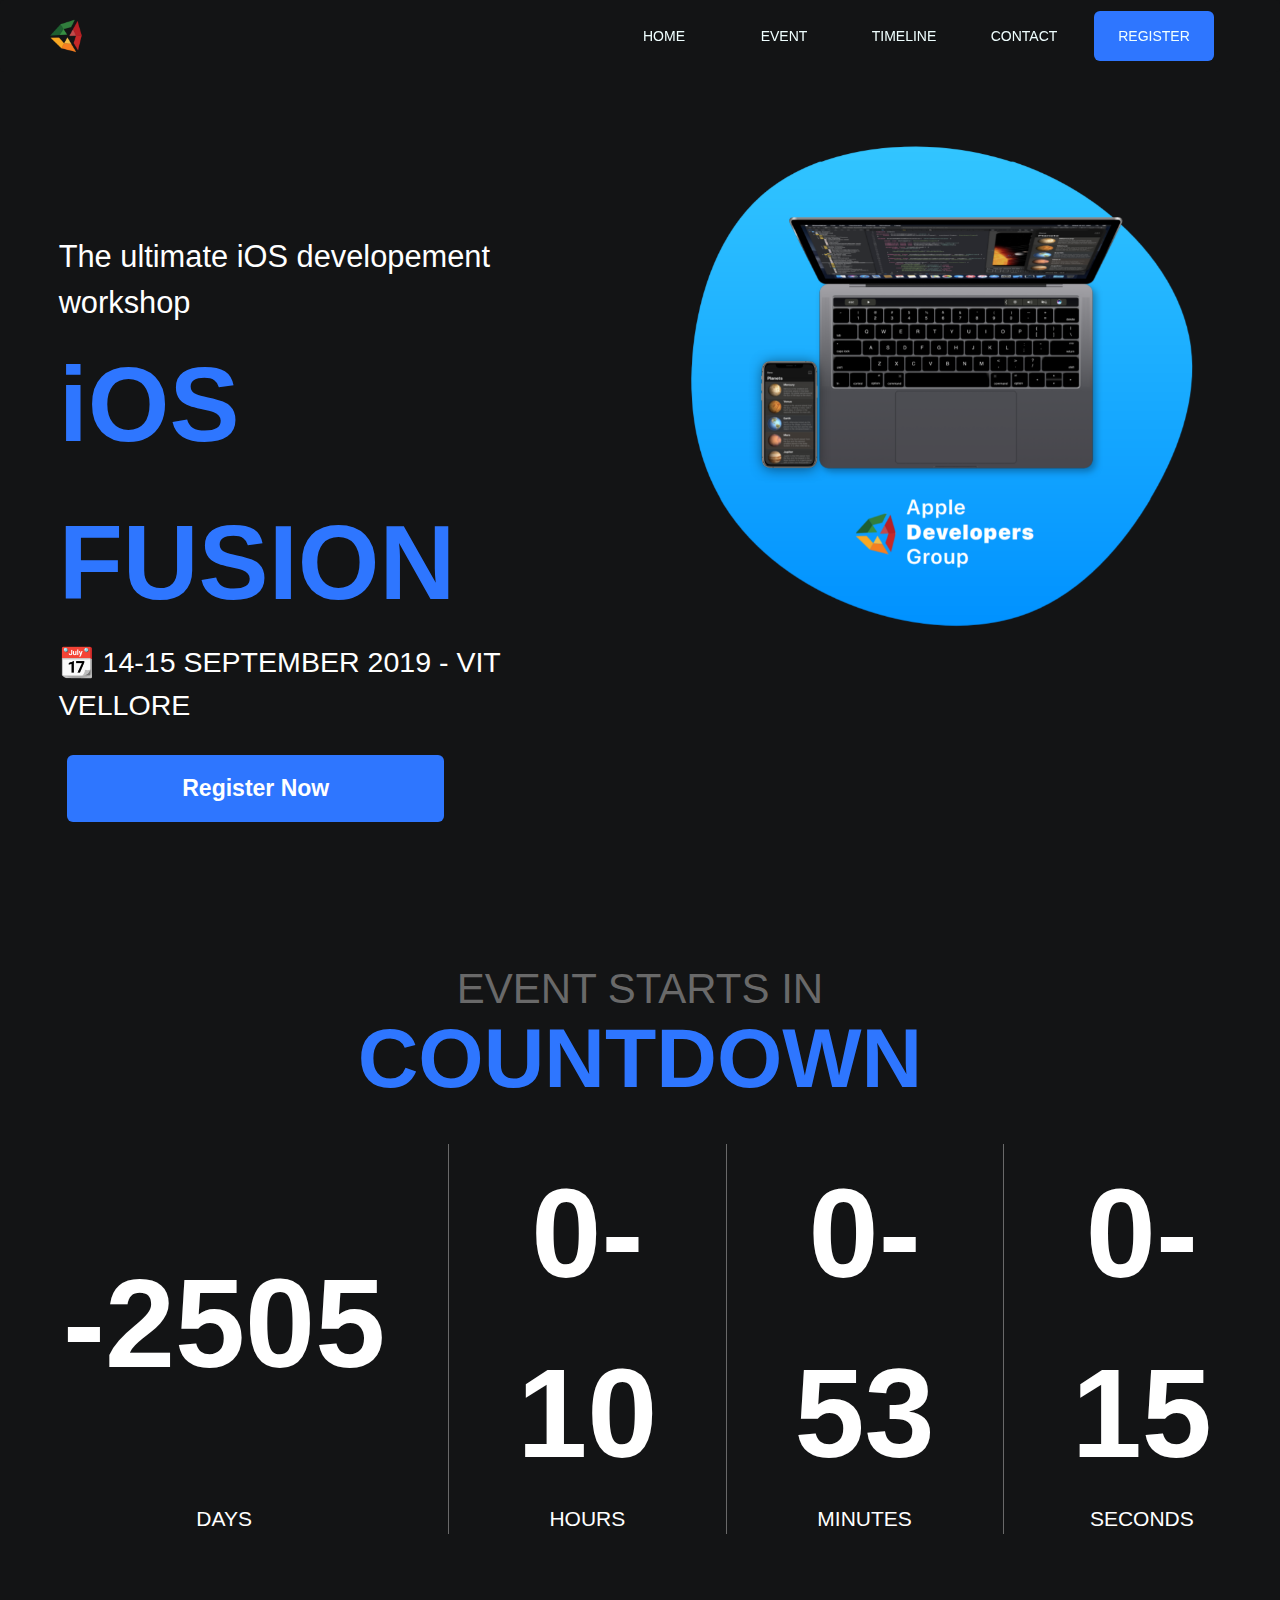
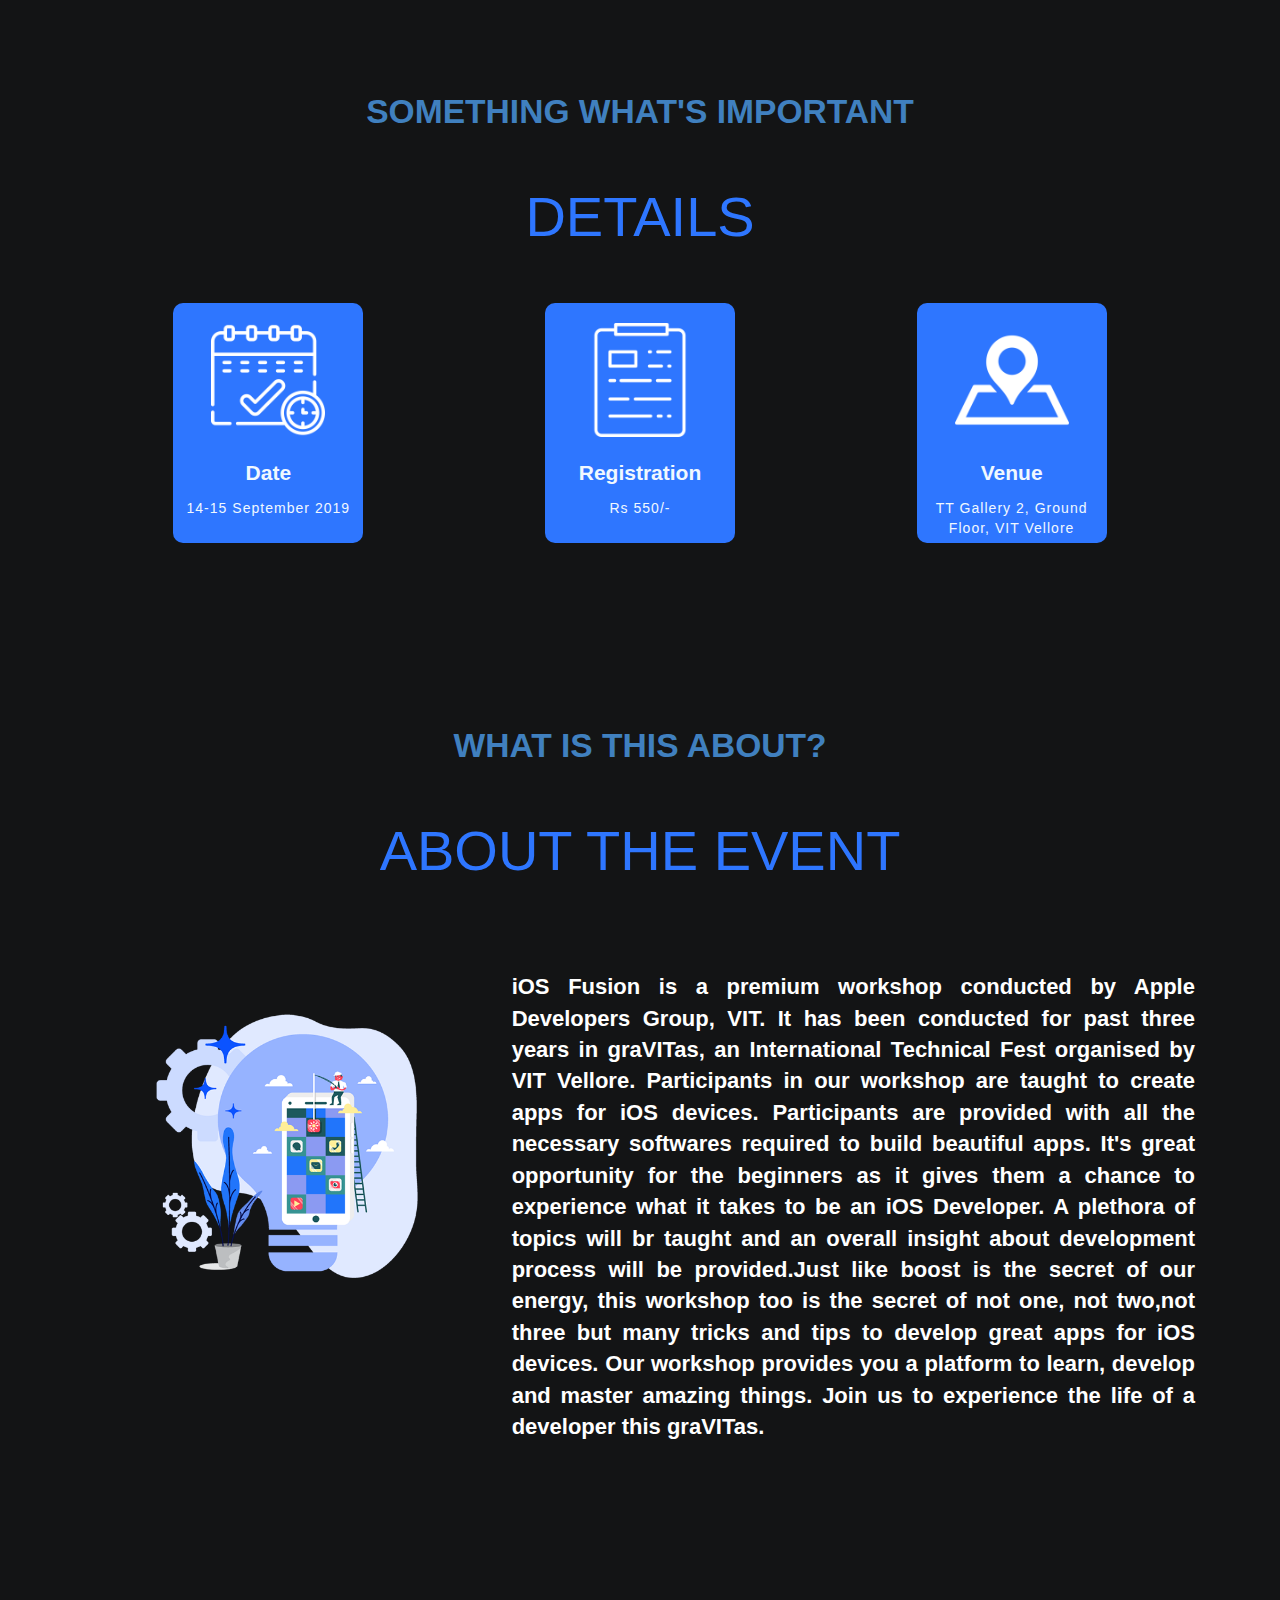
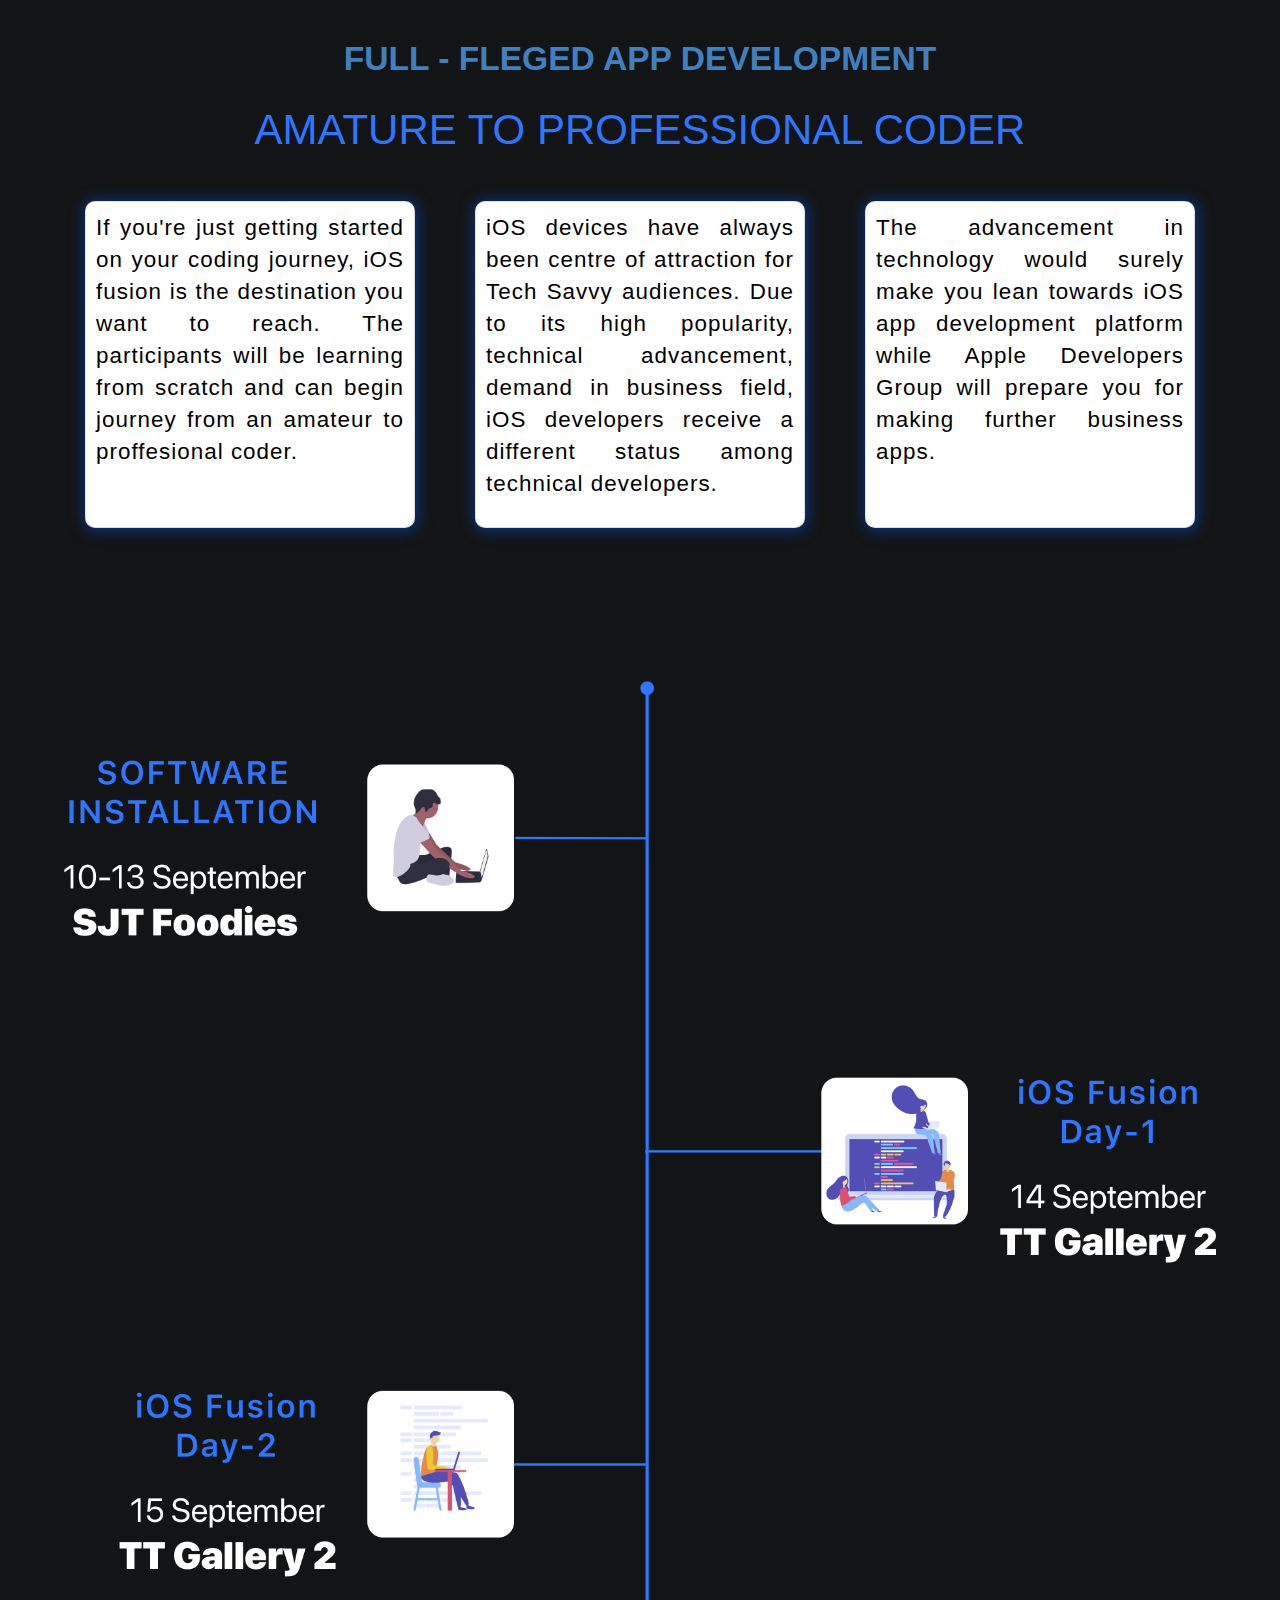
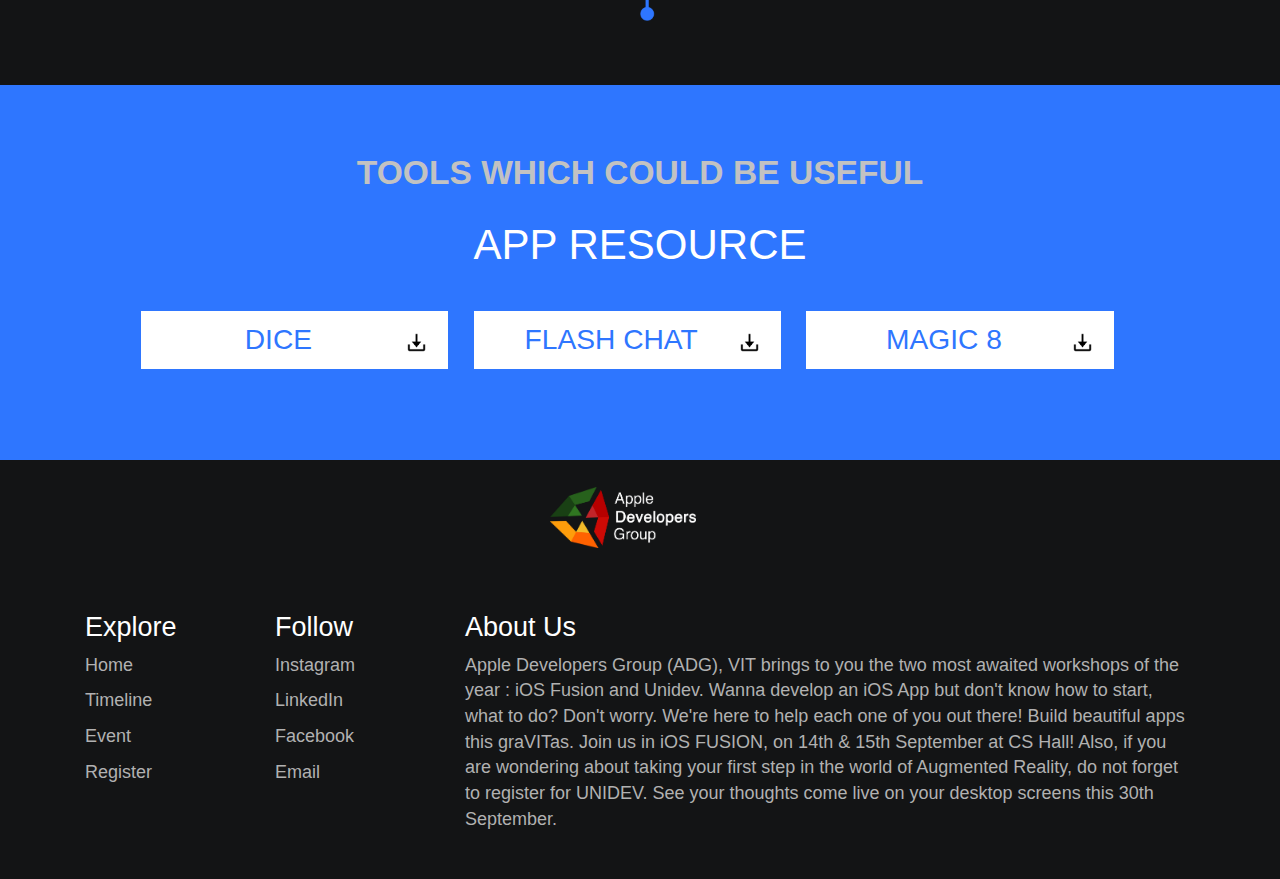
<file: index.html>
<!DOCTYPE html>
<html lang="en">
<head>
    <meta charset="UTF-8">
    <meta http-equiv="X-UA-Compatible" content="ie=edge">
    <title>iOS Fusion</title>
    <link rel = "icon" type = "image/png" href = "assets/ADG_logo_hr.png">
    <link rel = "apple-touch-icon" type = "image/png" href = "assets/ADG_logo_hr.png"/>
    <link rel="stylesheet" type="text/css" href="style.css">
    <link href="https://stackpath.bootstrapcdn.com/bootstrap/4.3.1/js/bootstrap.min.js" rel="stylesheet">
    <link rel="stylesheet" href="https://maxcdn.bootstrapcdn.com/bootstrap/4.0.0/css/bootstrap.min.css" integrity="sha384-Gn5384xqQ1aoWXA+058RXPxPg6fy4IWvTNh0E263XmFcJlSAwiGgFAW/dAiS6JXm" crossorigin="anonymous">
    <script src="https://code.jquery.com/jquery-3.2.1.slim.min.js" integrity="sha384-KJ3o2DKtIkvYIK3UENzmM7KCkRr/rE9/Qpg6aAZGJwFDMVNA/GpGFF93hXpG5KkN" crossorigin="anonymous"></script>
   <script src="https://cdnjs.cloudflare.com/ajax/libs/popper.js/1.12.9/umd/popper.min.js" integrity="sha384-ApNbgh9B+Y1QKtv3Rn7W3mgPxhU9K/ScQsAP7hUibX39j7fakFPskvXusvfa0b4Q" crossorigin="anonymous"></script>
   <script src="https://maxcdn.bootstrapcdn.com/bootstrap/4.0.0/js/bootstrap.min.js" integrity="sha384-JZR6Spejh4U02d8jOt6vLEHfe/JQGiRRSQQxSfFWpi1MquVdAyjUar5+76PVCmYl" crossorigin="anonymous"></script>
    <link rel="stylesheet" href="https://maxcdn.bootstrapcdn.com/bootstrap/3.4.0/css/bootstrap.min.css">
</head>

<body class="bg" onscroll="scrollBody()">
        
         <div class="sticky-top" >
         <nav class="navbar navbar-expand-sm navbar-dark" id="navbar">
            <a class="navbar-brand" href="#"><img src="./assets/unnamed.png" id="img"></a>
            <button class="navbar-toggler" type="button" data-toggle="collapse" data-target="#navbarSupportedContent" aria-controls="navbarSupportedContent" aria-expanded="false" aria-label="Toggle navigation">
                <span class="navbar-toggler-icon"></span>
            </button>
        
            <div class="collapse navbar-collapse" id="navbarSupportedContent">
                <ul class="navbar-nav">
    
                <li class="nav-item">
                        <a class="nav-link" href="#home">HOME</a>
                    </li>
                <li class="nav-item">
                    <a class="nav-link" href="#event">EVENT</a>
                </li>
                <li class="nav-item">
                        <a class="nav-link" href="#timeline">TIMELINE</a>
                    </li>
                <li class="nav-item">
                            <a class="nav-link" href="#contact">CONTACT</a>
                </li>
                        
                <li class="nav-item">
                            <a class="nav-link reg" href="https://vit.ac.in/gravitas/events.html" target="_blank">REGISTER </a>
                        </li>
               
                </ul>
            </div>
            </nav>
          </div>
       


    </div>
    <!--iosfusion title and laptop image-->
       <br><br>
   
     <div class="row topSec" id="home" >
            <div class="col-lg-6  order-lg-2">
                
                    <img class="imglp" src="assets/Capture.PNG" alt="" >
            </div>
                <div class=" col-lg-6 order-lg-1 " style="margin-bottom: 3%;margin-top: 3%">
                        
                    <section class="seclp" >
                   
                            <h6  class="wordsh6u" > The ultimate iOS developement workshop </h6>
                            <h1   class="wordsh1"  >iOS FUSION</h1>
                            <h6  class="wordsh6d"  >📆 14-15 SEPTEMBER 2019 - VIT VELLORE </h6>
                           <form>
                               <input type="button" class="RButton" value="Register Now" onclick="window.location.href='https:\/\/vit.ac.in/gravitas/events.html'" />
                            </form>
                    </section>
                </div>
       </div>
    <br><br>
    <!--Countdown-->
    
    <h4 class="h4s" > EVENT STARTS IN</h4>
    <h1 class="h1s">  COUNTDOWN</h1>
   
    <br>
    <table   class="countdownContainer" >
        <tr class="info" >
            <td id="days" class="tab1"  >50</td>
            <td id="hrs" class="tab1" >50</td>
            <td id="min" class="tab1" >50</td>
            <td id= "sec" class="tab1" >50</td>
        </tr>
        <tr>
            <td  class="tab2" >DAYS</td>
            <td  class="tab2" >HOURS</td>
            <td  class="tab2" >MINUTES</td>
            <td  class="tab2" >SECONDS</td>
        </tr>

    </table>
        <section >
                <div class="det-text">
                        <h5 style="font-size: 2.4em;font-weight: 600;color:#4080bf">SOMETHING WHAT'S IMPORTANT</h5><br>
                        <h1 class="det-text2">DETAILS</h1>
            <div class="container justify-content-center">
                <div class="row justify-content-center">
                  <div class="col-md-12">
                    <div class="card1">
                        <div class="card-body">
                          <div class="row">
                            <div class="col-sm-4 justify-content-center">
                              <div class="card1">
                                <div class="card-body">
                                    <div class="det1">
                                        <img  src="assets/calendar-2.png">
                                        <p class="det-txt1"> Date  </p>
                                        <p class="det-txt2">14-15 September 2019</p>
                                </div>
                                    
                                </div>
                              </div>
                            </div>
                            <div class="col-sm-4">
                              <div class="card1">
                                <div class="card-body">
                                    <div class="det1">
                                        <img  src="assets/clipboard.png">
                                        <p class="det-txt1"> Registration  </p>
                                        <p class="det-txt2">Rs 550/-</p>
                        
                        </div>
                                </div>
                              </div>
                            </div>
                            <div class="col-sm-4">
                              <div class="card1">
                                <div class="card-body">
                                    <div class="det1">
                                        <img  src="assets/placeholder-on-map-paper-in-perspective.png">
                                        <p class="det-txt1"> Venue  </p>
                                        <p class="det-txt2">TT Gallery 2, Ground Floor, VIT Vellore</p>
                                </div>
                              </div>
                            </div>
                          </div>
                        </div>
                      </div>
                    </div>
                  </div>
              </div>
        </section>


        <div class="event" id="event">
            <div class="det-text">
                <h5 style="font-size: 2.4em;font-weight: 600;color:#4080bf">WHAT IS THIS ABOUT?</h5><br>
                <h1 class="det-text2">ABOUT THE EVENT</h1>
                <div class="container-fluid">
                <div class="row">  
                    <div class="col-lg-1 col-lg-offset-1 col-sm-9 col-sm-offset-2">
                    <div class="laptop1"><img id="laptop" src="./assets/mob-app-development-bg-banner.png"></div>
                    </div>
                    
                    <div class="col-lg-8 col-lg-offset-2">
                    <div class="laptop2"><b>iOS Fusion is a premium workshop conducted by Apple Developers Group, VIT. It has been conducted for past three years in graVITas, an International Technical Fest organised by VIT Vellore. Participants in our workshop are taught to create apps for iOS devices. Participants are provided with all the necessary softwares required to build beautiful apps. It's great opportunity for the beginners as it gives them a chance to experience what it takes to be an iOS Developer. A plethora of topics will br taught and an overall insight about development process will be provided.Just like boost is the secret of our energy, this workshop too is the secret of not one, not two,not three but many tricks and tips to develop great apps for iOS devices. Our workshop provides you a platform to learn, develop and master amazing things. Join us to experience the life of a developer this graVITas.</b></div>
                    </div>
                </div>    
                </div>
             
              </div>
    <section class="description" id="desc" style="padding-top: 10vw; width: 100%; height: 100%;">
        <div class="des">
            <h5 style="font-size: 2.4em;font-weight: 600;color:#4080bf">FULL - FLEGED APP DEVELOPMENT</h5>
            <h1>AMATURE TO PROFESSIONAL CODER</h1>
        </div>
        <div class="container-fluid">
            <div class="container">
              <div class="row">
                <div class="card-deck-wrapper">
            <div class="card-deck">
                <div class=" det2 col-md-12 col-lg-4">
              <div class="card card-1">
                <div class="card-block">
                  <p class="card-txt1">If you're just getting started on your coding journey, iOS fusion is the destination you want to reach. The participants will be learning from scratch and can begin journey from an amateur to proffesional coder.</p>
                </div>
                </div>
              </div>
              <div class=" det2  col-md-12 col-lg-4">
              <div class="card card-1">
                <div class="card-block">
                  <p class="card-txt1">iOS devices have always been centre of attraction for Tech Savvy audiences. Due to its high popularity, technical advancement, demand in business field, iOS developers receive a different status among technical developers.</p>
    
                </div>
                </div>
              </div>
              <div class=" det2 col-md-12 col-lg-4">
              <div class="card card-1">
                <div class="card-block">
                  <p class="card-txt1">The advancement in technology would surely make you lean towards iOS app development platform while Apple Developers Group will prepare you for making further business apps.</p>
                </div>
              </div>
              </div>
            </div>
          </div>
                  
                </div>      
          </div>
            </div>
    
          
    
</section>


    <!--timeline-->
    <div id="timeline">
        <img class="imgtim" src="assets/Timeline.png" alt="" >
    </div>
    
     <!-- <section class="timeline" style="margin-top:10em">
            <ul >
                <li>
                    <div class="content" style="padding-left: 0px;padding-bottom: 0px;padding-top: 0px;">
                      <img src="assets/67855989_6131881688542_1874916154288373760_n.png" alt="" style="width: 50%;float: left; border-radius:2.5%">
                      <h3 style="text-align: center;color: #2E76FF;">
                            SOFTWARE 
                            INSTALLATION
                    </h3>   
                  
                    <h4 style="text-align: center ;color: white;">
                        10-13 September
                    </h4>    
                    <h1 style="text-align: center; font-weight: bold; color: white;">
                        SJT Foodies
                    </h1>
                    </div>
                </li>

                <li>
                    <div class="content" style="padding-left: 0px;padding-bottom: 0px;padding-top: 0px;padding-right: 0px">
                        <img src="assets/68225400_6131881479742_7443737129277980672_n.png" alt="" style="float: right; width: 50%;border-radius:2.5%">
                        <h3 style="text-align: center;color: #2E76FF;">
                                iOS Fusion <br>
                                Day-1
                        </h3>   
                        <br>
                        <h4 style="text-align: center ;color: white;">
                            14 September
                        </h4>    
                        <h1 style="text-align: center; font-weight: bold; color: white;">
                            CS Hall
                        </h1>
                                
                        
                    </div>
                  </li>

                  <li>
                    <div class="content" style="padding-left: 0px;padding-bottom: 0px;padding-top: 0px;">
                            <img src="assets/67855989_6131881688542_1874916154288373760_n.png" alt="" style="float: left; width: 50%;border-radius:2.5%">
                            <h3 style="text-align: center;color: #2E76FF;">
                                    iOS Fusion <br>
                                    Day-2
                            </h3>
                            
                            <br>
                            <h4 style="text-align: center ;color: white;">
                                15 September
                            </h4>    
                            <h1 style="text-align: center; font-weight: bold; color: white;">
                                CS Hall
                            </h1>

                    </div>
                  </li>
                  <li>
                      
                  </li>
                  
                </ul>
              </section> -->
          

        <!--Timeline-->

    
    <div class="resources">
      <div class="des">
        <h5 style="font-size: 2.4em;font-weight: 600;color:#c2c2c2">TOOLS WHICH COULD BE USEFUL</h5>
        <h1 style="color: #ffffff">APP RESOURCE</h1>
        <div class="resource-btn">
          <a id="rbtn" href="./assets/resFiles/dicee assets.zip">DICE <img src="./assets/download.png"></a>
          <a id="rbtn" href="./assets/resFiles/flash chat.zip">FLASH CHAT <img src="./assets/download.png"></a>
          <a id="rbtn" href="assets/resFiles/magic 8 assets.zip">MAGIC 8 <img src="./assets/download.png"></a>
        </div>
    </div>

    </div>
     <div class="footer_logo">
         <img src="assets/ADG_logo_w_text_hr.png">
        </div>
    
    <div class="contact" id="contact">
            <div class="container">
                    <div class="row">
                      <div class="col-lg-2 col-xs-6">
                        <h3 class="exp">Explore</h3>
                        <p class="ll">Home</p>
                        <p class="ll">Timeline</p>
                        <p class="ll">Event</p>
                        <p class="ll">Register</p>
                      </div>
                      <div class="col-lg-2 col-xs-6">
                        <h3 class="exp">Follow</h3>
                        <p class="ll">Instagram</p>
                        <p class="ll">LinkedIn</p>
                        <p class="ll">Facebook</p>
                        <p class="ll">Email</p>
                      </div>
                      <br><br><br><br><br>
                      <div class="col-lg-8">
                        <h3 class="exp">About Us</h3>        
                        <p class="ll">Apple Developers Group (ADG), VIT brings to you the two most awaited workshops of the year : iOS Fusion and Unidev. Wanna develop an iOS App but don't know how to start, what to do? Don't worry. We're here to help each one of you out there! Build beautiful apps this graVITas. Join us in iOS FUSION, on 14th & 15th September at CS Hall! Also, if you are wondering about taking your first step in the world of Augmented Reality, do not forget to register for UNIDEV. See your thoughts come live on your desktop screens this 30th September. </p>
                      </div>
                    </div>
                  </div>

        <!--Contacts, About Us and Explore -->

    </div>
    <script src="https://code.jquery.com/jquery-3.4.1.js"
  integrity="sha256-WpOohJOqMqqyKL9FccASB9O0KwACQJpFTUBLTYOVvVU="
  crossorigin="anonymous"></script>
    <script src="script.js"></script>

    

</div>



</body>
</html>
</file>
<file: style.css>
/* Colour Scheme:
Blue - #2E76FF
Background - #131415
Light Grey - #C9C9C9
Gray - #B1B1B1
Dark Grey - #696969 */
html{
  scroll-behavior: smooth;
}
.bg{
    background: #131415;
    width: 100vw !important;
    overflow-x: hidden;
}

/* nav br*/
.sticky-top{
  position: fixed;
  top:0;
}
.navbar {
    background: #131415;
    size:800px;
  }

  
.nav-item {
    float: right !important;
    right: 2px !important;
    margin: auto 10px;  
    font-family: "Montserrat-Black", sans-serif;
    width: 100px;
    text-align:center;
  }
  
.navbar-nav {
    float: right !important;
    position: relative;
    margin: 5px 50px !important;
  }

.nav-link {
    color: azure !important;
}

.nav-link:hover {

  border-bottom: 2px solid  #2E76FF;
   
}
#img {
    width: 80px !important;
    size: 100px !important;
    bottom: 150%;
    position:relative;
    float: left !important;
    height: 80px !important;
     
}

.reg{

    background-color:#2E76FF !important;
    display: inline-block !important;
    border-radius: 20px !important;
    border-color: #2E76FF !important;
    background-color:#2E76FF !important; 
    /* display: inline-block !important; */
    border-radius: 6px !important;
    /* border-color: #2E76FF !important; */
    width:120px !important; 
    /* height: 25px;  */
    text-align: center !important;
    padding:15px;
    
   
    }

/*nav bar*/
/* event description*/


#laptop{
    height: 230px;
    display: block;
    margin: auto;
}
.laptop1 {
    float: left;
    padding-top: 80px;
    padding-left: 19% !important;
    margin: auto;
}
.laptop2 {
    color: white;
    text-align: justify;
    font-size: 22px !important;
    float: right;
    padding-top: 60px;
    padding-left: 70px;
    padding-right: 70px;
}

#laptop{
    height: 310px !important;
}
#laptop2{
     padding: 50px; 
} 
.text{
color:  azure;
}
@media  (min-width:780px){
  .h5s{
    margin-bottom: 0px;
    color:  #696969;
    margin-top: 2.4%;
    text-align: center;
    font-size:3em; 
  }
  .h1s{
    margin-top: 0px;
    color:  #2E76FF ;
    font-size: 6em;
    font-weight: 650;
    text-align: center;
  }
}

/* event description*/


/* author bhavesh intro and countdown Start */

.wordsh1{
  font-family: sans-serif;
  font-size: 9em;
  line-height: 1.5;
  margin-bottom: 0px;
  font-weight: bold;
  margin-left: 1.5%;
  color: #2E76FF;
  margin-top: 0px;
}
.wordsh6u{
  margin-top: 1%;
  font-family: "Montserrat-Black", sans-serif;
  font-size: 2.7em;

  line-height: 1.5;
  margin-bottom: 0px;
  margin-top: 0px;
  margin-left: 1.5%;
  color: white;
}
.wordsh6d{
margin-top: 1%;
font-family: "Montserrat-Black", sans-serif;
font-size: 2.4em;
line-height: 1.5;
margin-bottom: 5px;
margin-top: 0px;
margin-left: 1.5%;
color: white;
}

table tr td{
  padding-right: 0.5em;
  padding-left:  0.5em;
  border-right: 1px solid #696969;
}
table tr td:last-child{
  border-right: none;
}
.adg_txt{
  text-align: left;
}
.txt_centre{
  text-align: center;
  margin-top: 1em;
}

.info{
  font-family: sans-serif;
  font-size: 5em;
}

.imglp{
width:70%;
display: block;
margin: 0 auto;
}

.seclp{
  margin-top: 3%;
margin-left: 14.5%;
}

.RButton{
margin-left: 20%;
margin-top: 3%;
background-color: #2E76FF; 
border: none;
color: white;
padding: 2% 14%;
text-align: center;
text-decoration: none;
font-size: 2.5rem;
border-radius: 6px;

}
.countdownContainer{
color: white;
text-align: center;
font-family: sans-serif;
margin-left:auto; 
margin-right:auto;

}
.tab1{
font-size: 1.6em;font-weight:530
}
.tab2{
font-size: 1.6em
}
.h4s{
margin-bottom: 0px; color:  #696969;margin-top: 2.4%;text-align: center;font-size:4em 
}
.h1s{
margin-top: 0px;color:  #2E76FF ;font-size: 7em;font-weight: 650; text-align: center
}
.imgtim{
  display: block;
  margin: 0 auto;
  width: 90%;
  margin-bottom: 5%;
}
/*media query start*/


@media  (min-width:1000px){

  .wordsh1{
    font-family: sans-serif;
    font-size: 7.5em;
    line-height: 1.5;
    margin-bottom: 0px;
    font-weight: bold;

    color: #2E76FF;
    margin-top: 0px;
}
.wordsh6d{
  margin-top: 0%;
  font-family: "Montserrat-Black", sans-serif;
  font-size: 2.04em;

  line-height: 1.5;
  margin-bottom: 5px;
  margin-top: 0px;
  
  color: white;
}
  .imglp{
    width: 82%;
    margin-left: 5%;
   
  }
  .seclp{
    margin-left: 8%; 
    margin-top: 10%;
    
   
  }
  .wordsh6u{
    margin-top: 0%;
    font-family: "Montserrat-Black", sans-serif;
    font-size: 2.2em;
    line-height: 1.5;
    margin-bottom: 0px;
    margin-top: 0px;
    color: white;
}
  
.RButton {
    
  background-color: #2E76FF; 
  border: none;
  color: white;
  padding: 3% 20%;
  text-align: center;
  text-decoration: none;
  display: inline-block;
  margin-left: 3%;
  font-size: 2.3rem;
  font-weight: 600;
  border-radius: 6px;
  margin-top: 4%;
}
.countdownContainer{
  margin-top: 10px;
}
.tab1{
  font-size: 1.8em;font-weight:550
}
.tab2{
  font-size: 1.5em
}
.h4s{
  margin-bottom: 0px; color:  #696969;margin-top: 0.5vh;text-align: center;font-size:3em;
  margin-top: 5%;
  
}
.h1s{
  margin-top: 0px;color:  #2E76FF ;font-size: 6em;font-weight: 650; text-align: center;
  
}
.imgtim{
  display: block;
  margin: 0 auto;
  width: 90%;
  margin-bottom: 5%;
}
}


/* author bhavesh intro and countdown End */


.exp{
  font-family: sans-serif;
  font-size: 3vh;
  color: #fff;
  
}

.contact{
  color: #131415;
  height: fit-content;
  padding-top:4vh;
  padding-bottom: 4vh;
}

.ll{
  font-family: sans-serif;
  font-size: 2vh;
  color:#B1B1B1;
}
.resources{
  background: #2E76FF;
  height: fit-content;
  text-align: center;

}
.resource-btn{
    text-align: center;
    height:18vh;
    width: 100vw;
    padding-left: 10vw;
}
#rbtn{
  background-color: rgb(255, 255, 255);
  width: 24vw;
  height: fit-content;
  float: left;
  margin:1vw;
  margin-bottom: 5vh;
  font-size: 2.2vw;
  text-decoration: none;
  padding:1vh;
  color: #2E76FF;

}
#rbtn>img{
  width:1.5vw;
  float: right;
  margin-right: 1vw;
  margin-top: 1vw;
}


.footer_logo{
  padding-top:3vh;
  padding-bottom:1vh;
  display: block;
  margin-left: 43vw;
  margin-right: auto;
}

.footer_logo>img{
  width:20%;
}
@media only screen and (max-width: 780px){
  .footer_logo>img{
    width:30%;
  }
}

.det-text{
  padding-top: 150px;
  text-align: center;
  color: #08038C; 
   
}
.det-text2{
  color: #2E76FF;
  padding-top: 5px;
  font-size: 4em;
  padding-bottom: 20px; 
}
.det{
  position: relative;
  height: 100%;
  width: 100%;
}
.det1{
  position: relative;
  /* float: left; */
  border-radius: 10px;
  background-color: #2E76FF;
  width: 190px;
  height: 240px;
  margin: auto;
 
}

.det .det1:nth-child(1){
  margin: 20px;
  padding: 8px 13px;
}
.det .det1:nth-child(2){
  margin: 20px;
  padding: 8px 13px; 
}
.det .det1:nth-child(3){
  margin: 20px;
  padding: 8px 13px;
}
.det1 > img{
  width: 60%;
  margin: auto;
  display: block;
  padding-top: 20px;
}

.det-txt1{
  text-align: center;
  color: aliceblue;
  font-size: 1.5em;
  font-weight: 700;
  padding-top: 1em; 
}
.det-txt2{
  text-align: center;
  color: aliceblue;
  font-size: 1em;
  padding-top: 0px;
  letter-spacing: 0.08vw;
  font-weight: 300;
}
#desc{
  margin-bottom: 150px;
}
.des{
  padding-top: 60px;
  text-align: center;
  color: #08038C; 
}
.des > h1
{
  color: #2E76FF;
  padding-top: 10px;
  font-size: 3em;
  padding-bottom: 20px; 
}
.card-txt1{
  text-align: justify;
  color: black;
  font-size: 160%;
  letter-spacing: 0.08vw;
}
.card-1 {
  padding: 10px;
  box-sizing: border-box;
  box-shadow: 0.1vw 0.1vw 1vw 0.2vw rgb(12, 49, 116);
  margin: 2%;
  border-radius: 10px !important;
  height: 100% !important;
}
.det2{
  padding: 10px;
}
</file>
